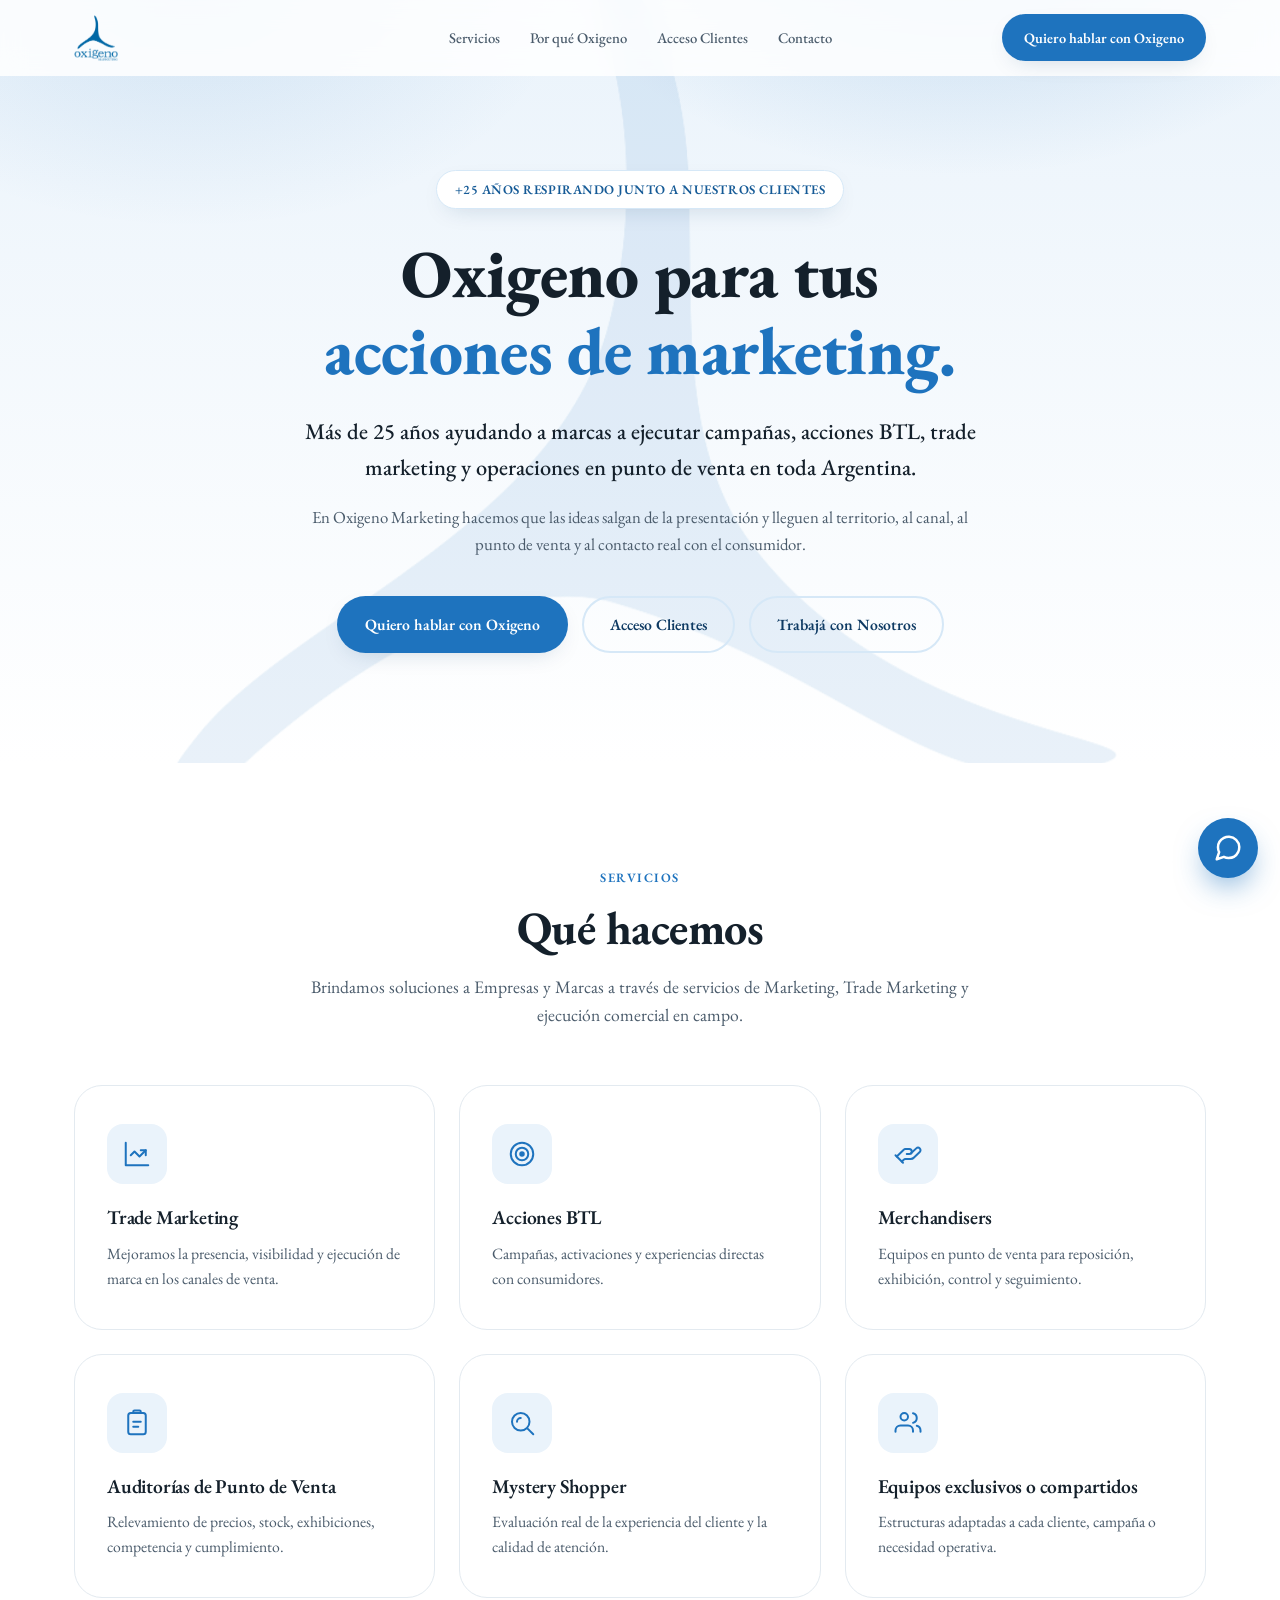
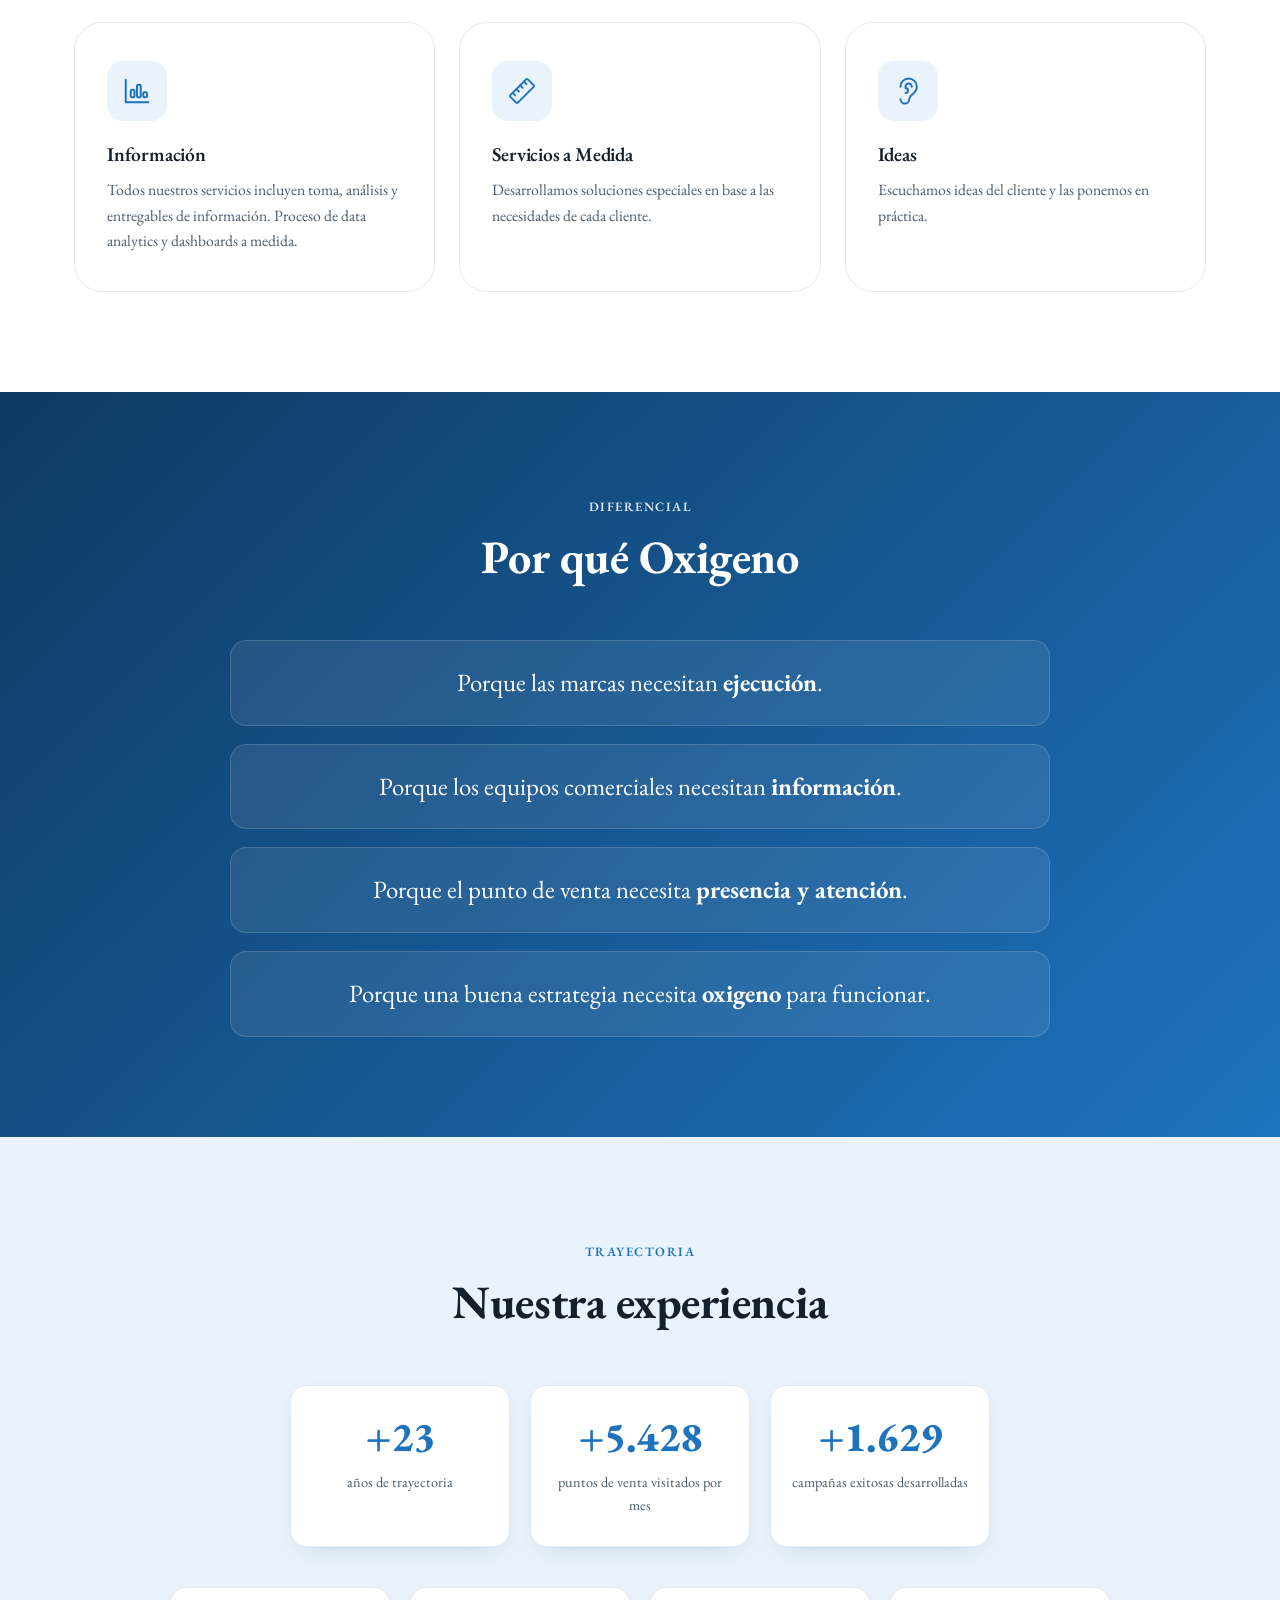
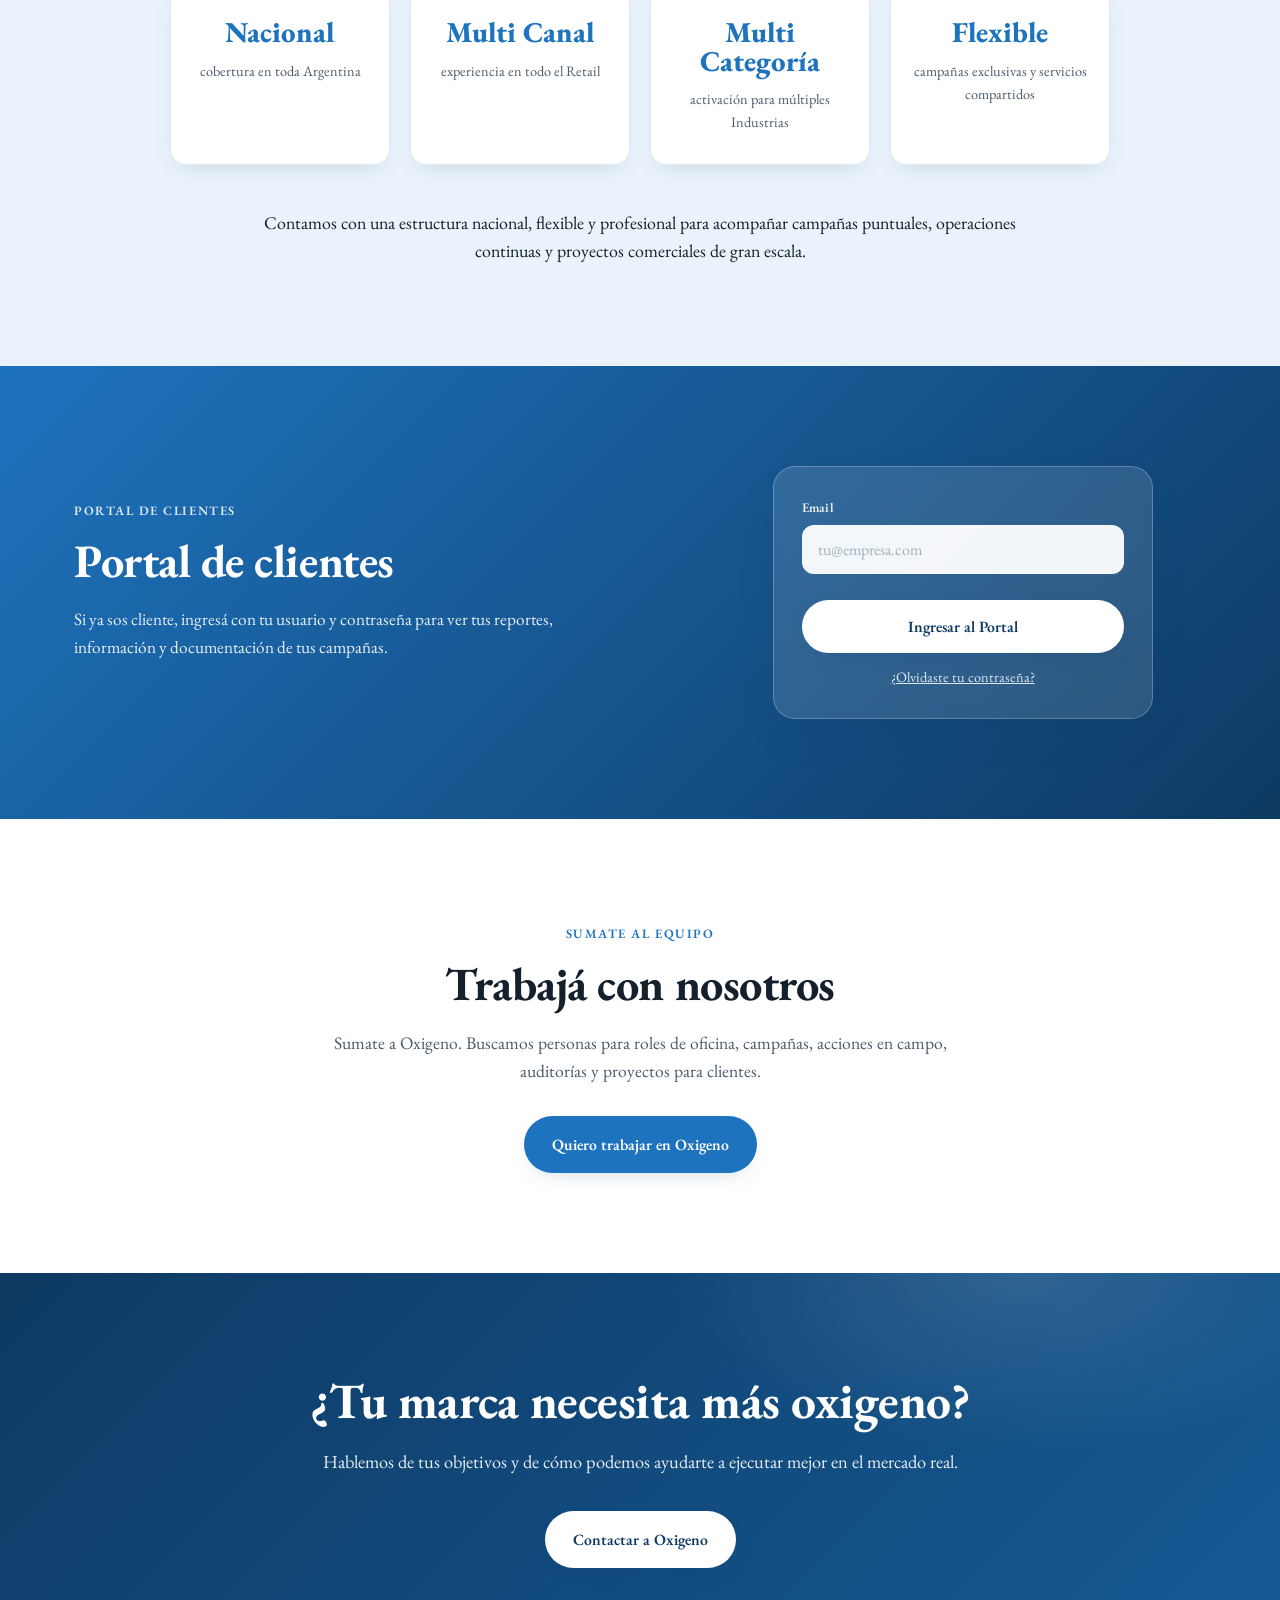
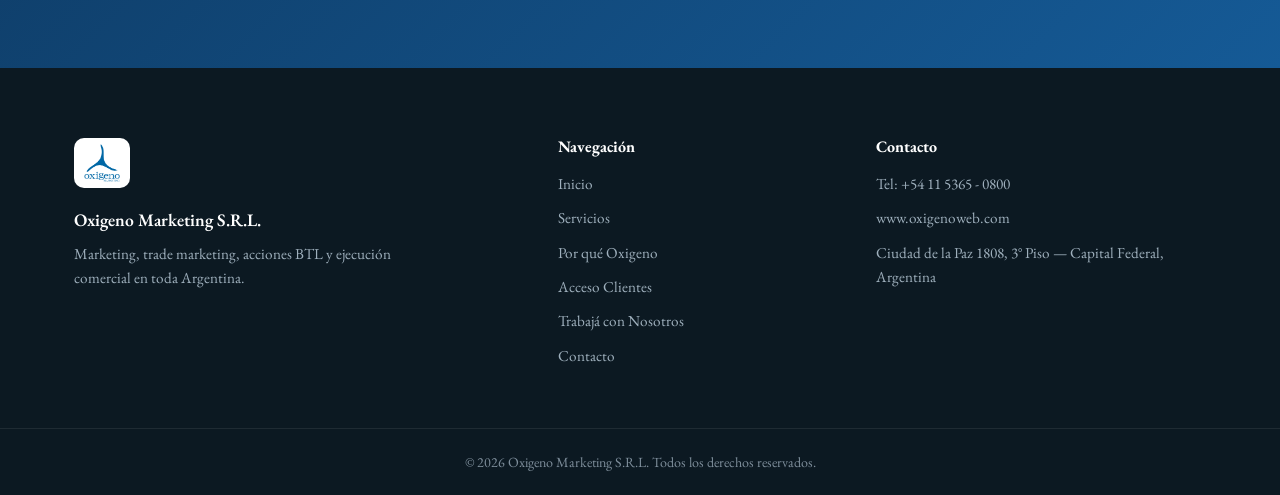
<file: index.html>
<!DOCTYPE html>
<html lang="es-AR">
<head>
<script>(function(){var h=(location.hash||"").toLowerCase();var m=h.match(/^#\/?(elea|bago)\/?$/);if(m)location.replace("/"+m[1]+"/");})();</script>

  <meta charset="UTF-8" />
  <meta name="viewport" content="width=device-width, initial-scale=1.0" />
  <title>Oxigeno Marketing — Ejecución de marketing, trade marketing y BTL en Argentina</title>
  <meta name="description" content="Más de 25 años ayudando a marcas a ejecutar campañas, acciones BTL, trade marketing y operaciones en punto de venta en toda Argentina." />
  <link rel="icon" type="image/png" href="assets/logo.png" />
  <link rel="preconnect" href="https://fonts.googleapis.com" />
  <link rel="preconnect" href="https://fonts.gstatic.com" crossorigin />
  <link href="https://fonts.googleapis.com/css2?family=EB+Garamond:ital,wght@0,400;0,500;0,600;0,700;0,800;1,400;1,500&display=swap" rel="stylesheet" />
  <link rel="stylesheet" href="styles.css?v=3" />
</head>
<body>

  <!-- ============ TOP NAVIGATION ============ -->
  <header class="nav" id="nav">
    <div class="nav__inner">
      <a href="#inicio" class="nav__logo" aria-label="Oxigeno Marketing - Inicio">
        <img src="assets/logo.png" alt="Oxigeno Marketing" />
      </a>

      <nav class="nav__links" id="navLinks" aria-label="Navegación principal">
        <a href="#servicios">Servicios</a>
        <a href="#por-que">Por qué Oxigeno</a>
        <a href="#portal">Acceso Clientes</a>
        <a href="#contacto">Contacto</a>
      </nav>

      <a href="#contacto" class="btn btn--primary nav__cta">Quiero hablar con Oxigeno</a>

      <button class="nav__toggle" id="navToggle" aria-label="Abrir menú" aria-expanded="false">
        <span></span><span></span><span></span>
      </button>
    </div>
  </header>

  <main>

    <!-- ============ 1. HERO ============ -->
    <section class="hero" id="inicio">
      <div class="hero__bg" aria-hidden="true">
        <img class="hero__aspa" src="assets/aspa.png" alt="" aria-hidden="true" />
      </div>
      <div class="hero__inner reveal">
        <span class="hero__eyebrow">+25 años respirando junto a nuestros clientes</span>
        <h1 class="hero__title">Oxigeno para tus<br><span>acciones de marketing.</span></h1>
        <p class="hero__sub">Más de 25 años ayudando a marcas a ejecutar campañas, acciones BTL, trade marketing y operaciones en punto de venta en toda Argentina.</p>
        <p class="hero__text">En Oxigeno Marketing hacemos que las ideas salgan de la presentación y lleguen al territorio, al canal, al punto de venta y al contacto real con el consumidor.</p>
        <div class="hero__buttons">
          <a href="#contacto" class="btn btn--primary">Quiero hablar con Oxigeno</a>
          <a href="#portal" class="btn btn--ghost">Acceso Clientes</a>
          <a href="#trabaja" class="btn btn--ghost">Trabajá con Nosotros</a>
        </div>
      </div>
    </section>

    <!-- ============ 2. SERVICES ============ -->
    <section class="section services" id="servicios">
      <div class="container">
        <div class="section__head reveal">
          <span class="section__kicker">Servicios</span>
          <h2 class="section__title">Qué hacemos</h2>
          <p class="section__lead">Brindamos soluciones a Empresas y Marcas a través de servicios de Marketing, Trade Marketing y ejecución comercial en campo.</p>
        </div>

        <div class="cards">
          <article class="card reveal">
            <div class="card__icon">
              <svg viewBox="0 0 24 24" fill="none" stroke="currentColor" stroke-width="1.6" stroke-linecap="round" stroke-linejoin="round" aria-hidden="true">
                <path d="M3 3v18h18"/><path d="m19 9-5 5-4-4-3 3"/><path d="M15 9h4v4"/>
              </svg>
            </div>
            <h3>Trade Marketing</h3>
            <p>Mejoramos la presencia, visibilidad y ejecución de marca en los canales de venta.</p>
          </article>
          <article class="card reveal">
            <div class="card__icon">
              <svg viewBox="0 0 24 24" fill="none" stroke="currentColor" stroke-width="1.6" stroke-linecap="round" stroke-linejoin="round" aria-hidden="true">
                <circle cx="12" cy="12" r="9"/><circle cx="12" cy="12" r="5"/><circle cx="12" cy="12" r="1.4" fill="currentColor"/>
              </svg>
            </div>
            <h3>Acciones BTL</h3>
            <p>Campañas, activaciones y experiencias directas con consumidores.</p>
          </article>
          <article class="card reveal">
            <div class="card__icon">
              <svg viewBox="0 0 24 24" fill="none" stroke="currentColor" stroke-width="1.6" stroke-linecap="round" stroke-linejoin="round" aria-hidden="true">
                <path d="M11 12h2a2 2 0 0 0 0-4h-3c-.6 0-1.1.2-1.4.6L3 14"/>
                <path d="m7 18 1.6-1.4c.3-.4.8-.6 1.4-.6h4c1.1 0 2.1-.4 2.8-1.2l4.6-4.4a2 2 0 0 0-2.8-2.9l-4.2 3.9"/>
                <path d="m2 13 6 6"/>
              </svg>
            </div>
            <h3>Merchandisers</h3>
            <p>Equipos en punto de venta para reposición, exhibición, control y seguimiento.</p>
          </article>
          <article class="card reveal">
            <div class="card__icon">
              <svg viewBox="0 0 24 24" fill="none" stroke="currentColor" stroke-width="1.6" stroke-linecap="round" stroke-linejoin="round" aria-hidden="true">
                <rect x="5" y="4" width="14" height="17" rx="2"/><path d="M9 4V3a1 1 0 0 1 1-1h4a1 1 0 0 1 1 1v1"/>
                <path d="M9 11h6"/><path d="M9 15h4"/>
              </svg>
            </div>
            <h3>Auditorías de Punto de Venta</h3>
            <p>Relevamiento de precios, stock, exhibiciones, competencia y cumplimiento.</p>
          </article>
          <article class="card reveal">
            <div class="card__icon">
              <svg viewBox="0 0 24 24" fill="none" stroke="currentColor" stroke-width="1.6" stroke-linecap="round" stroke-linejoin="round" aria-hidden="true">
                <circle cx="11" cy="11" r="7"/><path d="m21 21-4.3-4.3"/><path d="M11 8a3 3 0 0 0-3 3"/>
              </svg>
            </div>
            <h3>Mystery Shopper</h3>
            <p>Evaluación real de la experiencia del cliente y la calidad de atención.</p>
          </article>
          <article class="card reveal">
            <div class="card__icon">
              <svg viewBox="0 0 24 24" fill="none" stroke="currentColor" stroke-width="1.6" stroke-linecap="round" stroke-linejoin="round" aria-hidden="true">
                <path d="M16 19v-1a4 4 0 0 0-4-4H6a4 4 0 0 0-4 4v1"/><circle cx="9" cy="7" r="3"/>
                <path d="M22 19v-1a4 4 0 0 0-3-3.87"/><path d="M16 4.13a4 4 0 0 1 0 7.75"/>
              </svg>
            </div>
            <h3>Equipos exclusivos o compartidos</h3>
            <p>Estructuras adaptadas a cada cliente, campaña o necesidad operativa.</p>
          </article>
          <article class="card reveal">
            <div class="card__icon">
              <svg viewBox="0 0 24 24" fill="none" stroke="currentColor" stroke-width="1.6" stroke-linecap="round" stroke-linejoin="round" aria-hidden="true">
                <path d="M3 3v18h18"/><rect x="7" y="11" width="3" height="6" rx="1"/><rect x="12" y="7" width="3" height="10" rx="1"/><rect x="17" y="13" width="3" height="4" rx="1"/>
              </svg>
            </div>
            <h3>Información</h3>
            <p>Todos nuestros servicios incluyen toma, análisis y entregables de información. Proceso de data analytics y dashboards a medida.</p>
          </article>
          <article class="card reveal">
            <div class="card__icon">
              <svg viewBox="0 0 24 24" fill="none" stroke="currentColor" stroke-width="1.6" stroke-linecap="round" stroke-linejoin="round" aria-hidden="true">
                <path d="M21.3 8.7 8.7 21.3a1 1 0 0 1-1.4 0l-4.6-4.6a1 1 0 0 1 0-1.4L15.3 2.7a1 1 0 0 1 1.4 0l4.6 4.6a1 1 0 0 1 0 1.4Z"/>
                <path d="m7.5 10.5 2 2"/><path d="m10.5 7.5 2 2"/><path d="m13.5 4.5 2 2"/><path d="m4.5 13.5 2 2"/>
              </svg>
            </div>
            <h3>Servicios a Medida</h3>
            <p>Desarrollamos soluciones especiales en base a las necesidades de cada cliente.</p>
          </article>
          <article class="card reveal">
            <div class="card__icon">
              <svg viewBox="0 0 24 24" fill="none" stroke="currentColor" stroke-width="1.6" stroke-linecap="round" stroke-linejoin="round" aria-hidden="true">
                <path d="M6 8.5a6.5 6.5 0 1 1 13 0c0 6-6 6-6 10a3.5 3.5 0 1 1-7 0"/>
                <path d="M15 8.5a2.5 2.5 0 0 0-5 0v1a2 2 0 1 1 0 4"/>
              </svg>
            </div>
            <h3>Ideas</h3>
            <p>Escuchamos ideas del cliente y las ponemos en práctica.</p>
          </article>
        </div>
        <div class="cards__dots" id="cardsDots" role="tablist" aria-label="Navegar servicios"></div>
      </div>
    </section>

    <!-- ============ 3. WHY OXÍGENO ============ -->
    <section class="section why" id="por-que">
      <div class="container">
        <div class="section__head reveal">
          <span class="section__kicker section__kicker--light">Diferencial</span>
          <h2 class="section__title">Por qué Oxigeno</h2>
        </div>
        <ul class="why__list">
          <li class="reveal">Porque las marcas necesitan <strong>ejecución</strong>.</li>
          <li class="reveal">Porque los equipos comerciales necesitan <strong>información</strong>.</li>
          <li class="reveal">Porque el punto de venta necesita <strong>presencia y atención</strong>.</li>
          <li class="reveal">Porque una buena estrategia necesita <strong>oxigeno</strong> para funcionar.</li>
        </ul>
      </div>
    </section>

    <!-- ============ 4. EXPERIENCE ============ -->
    <section class="section experience" id="experiencia">
      <div class="container">
        <div class="section__head reveal">
          <span class="section__kicker">Trayectoria</span>
          <h2 class="section__title">Nuestra experiencia</h2>
        </div>

        <div class="stats">
          <div class="stat reveal">
            <span class="stat__num" data-count="25" data-prefix="+">+0</span>
            <span class="stat__label">años de trayectoria</span>
          </div>
          <div class="stat reveal">
            <span class="stat__num" data-count="6000" data-prefix="+">+0</span>
            <span class="stat__label">puntos de venta visitados por mes</span>
          </div>
          <div class="stat reveal">
            <span class="stat__num" data-count="1800" data-prefix="+">+0</span>
            <span class="stat__label">campañas exitosas desarrolladas</span>
          </div>
          <div class="stats__break" aria-hidden="true"></div>
          <div class="stat reveal">
            <span class="stat__num stat__num--text">Nacional</span>
            <span class="stat__label">cobertura en toda Argentina</span>
          </div>
          <div class="stat reveal">
            <span class="stat__num stat__num--text">Multi Canal</span>
            <span class="stat__label">experiencia en todo el Retail</span>
          </div>
          <div class="stat reveal">
            <span class="stat__num stat__num--text">Multi Categoría</span>
            <span class="stat__label">activación para múltiples Industrias</span>
          </div>
          <div class="stat reveal">
            <span class="stat__num stat__num--text">Flexible</span>
            <span class="stat__label">campañas exclusivas y servicios compartidos</span>
          </div>
        </div>

        <p class="experience__text reveal">Contamos con una estructura nacional, flexible y profesional para acompañar campañas puntuales, operaciones continuas y proyectos comerciales de gran escala.</p>
      </div>
    </section>

    <!-- ============ 6. CLIENT PORTAL ============ -->
    <section class="section portal" id="portal">
      <div class="container portal__inner reveal">
        <div class="portal__text">
          <span class="section__kicker section__kicker--light">Portal de clientes</span>
          <h2 class="section__title">Portal de clientes</h2>
          <p>Si ya sos cliente, ingresá con tu usuario y contraseña para ver tus reportes, información y documentación de tus campañas.</p>
        </div>
        <div class="portal__visual">
          <!-- Portal de clientes: app.oxigenoweb.com (Firebase project oxigeno-portal). Only the email travels; the password is typed on the portal itself. -->
          <form class="portal-login" action="https://oxigeno-portal.web.app/login" method="get">
            <label for="portal-user">Email</label>
            <input id="portal-user" name="email" type="email" autocomplete="username" placeholder="tu@empresa.com" />
            <button type="submit" class="btn btn--light portal-login__btn">Ingresar al Portal</button>
            <a class="portal-login__help" href="https://oxigeno-portal.web.app/recuperar">¿Olvidaste tu contraseña?</a>
          </form>
        </div>
      </div>
    </section>

    <!-- ============ 7. WORK WITH US ============ -->
    <section class="section work" id="trabaja">
      <div class="container work__inner reveal">
        <span class="section__kicker">Sumate al equipo</span>
        <h2 class="section__title">Trabajá con nosotros</h2>
        <p>Sumate a Oxigeno. Buscamos personas para roles de oficina, campañas, acciones en campo, auditorías y proyectos para clientes.</p>
        <a href="mailto:Seleccion@oxigenoweb.com?subject=Quiero%20trabajar%20en%20Oxigeno" class="btn btn--primary">Quiero trabajar en Oxigeno</a>
      </div>
    </section>

    <!-- ============ 8. FINAL CTA ============ -->
    <section class="section final-cta" id="contacto">
      <div class="container final-cta__inner reveal">
        <h2>¿Tu marca necesita más oxigeno?</h2>
        <p>Hablemos de tus objetivos y de cómo podemos ayudarte a ejecutar mejor en el mercado real.</p>
        <a href="mailto:oxigeno@oxigenoweb.com?subject=Quiero%20hablar%20con%20Oxigeno&body=Hola%2C%20equipo%20de%20Oxigeno%3A%0D%0A%0D%0AMe%20interesa%20ponerme%20en%20contacto%20con%20ustedes.%20Estos%20son%20mis%20datos%3A%0D%0A%0D%0AMarca%2FEmpresa%3A%20%0D%0ANombre%3A%20%0D%0ACargo%3A%20%0D%0AMotivo%20del%20contacto%3A%20%0D%0A%0D%0A%C2%A1Gracias!" class="btn btn--light">Contactar a Oxigeno</a>
      </div>
    </section>

  </main>

  <!-- ============ FOOTER ============ -->
  <footer class="footer">
    <div class="container footer__inner">
      <div class="footer__brand">
        <img src="assets/logo.png" alt="Oxigeno Marketing" class="footer__logo" />
        <p class="footer__name">Oxigeno Marketing S.R.L.</p>
        <p class="footer__tagline">Marketing, trade marketing, acciones BTL y ejecución comercial en toda Argentina.</p>
      </div>

      <div class="footer__col">
        <h4>Navegación</h4>
        <a href="#inicio">Inicio</a>
        <a href="#servicios">Servicios</a>
        <a href="#por-que">Por qué Oxigeno</a>
        <a href="#portal">Acceso Clientes</a>
        <a href="#trabaja">Trabajá con Nosotros</a>
        <a href="#contacto">Contacto</a>
      </div>

      <div class="footer__col">
        <h4>Contacto</h4>
        <a href="tel:+541153650800">Tel: +54 11 5365 - 0800</a>
        <a href="https://www.oxigenoweb.com" target="_blank" rel="noopener">www.oxigenoweb.com</a>
        <p class="footer__loc">Ciudad de la Paz 1808, 3° Piso — Capital Federal, Argentina</p>
      </div>
    </div>

    <div class="footer__bottom">
      <p>© <span id="year"></span> Oxigeno Marketing S.R.L. Todos los derechos reservados.</p>
    </div>
  </footer>

  <!-- ===== AI chat assistant (Oxi) ===== -->
  <button class="oxi-launcher" id="oxiLauncher" aria-label="Abrir el asistente de Oxígeno" aria-expanded="false">
    <svg class="oxi-launcher__icon oxi-launcher__icon--chat" viewBox="0 0 24 24" fill="none" stroke="currentColor" stroke-width="2" stroke-linecap="round" stroke-linejoin="round" aria-hidden="true">
      <path d="M21 11.5a8.38 8.38 0 0 1-.9 3.8 8.5 8.5 0 0 1-7.6 4.7 8.38 8.38 0 0 1-3.8-.9L3 21l1.9-5.7a8.38 8.38 0 0 1-.9-3.8 8.5 8.5 0 0 1 4.7-7.6 8.38 8.38 0 0 1 3.8-.9h.5a8.48 8.48 0 0 1 8 8v.5z"/>
    </svg>
    <svg class="oxi-launcher__icon oxi-launcher__icon--close" viewBox="0 0 24 24" fill="none" stroke="currentColor" stroke-width="2.2" stroke-linecap="round" stroke-linejoin="round" aria-hidden="true">
      <line x1="18" y1="6" x2="6" y2="18"/><line x1="6" y1="6" x2="18" y2="18"/>
    </svg>
  </button>

  <div class="oxi-panel" id="oxiPanel" role="dialog" aria-label="Asistente virtual de Oxígeno" aria-modal="false" hidden>
    <header class="oxi-panel__head">
      <div class="oxi-panel__brand">
        <span class="oxi-avatar" aria-hidden="true">Oxi</span>
        <div>
          <strong class="oxi-panel__title">Asistente Oxígeno</strong>
          <span class="oxi-panel__status"><i></i> En línea ahora</span>
        </div>
      </div>
      <button class="oxi-panel__min" id="oxiClose" aria-label="Minimizar el asistente">
        <svg viewBox="0 0 24 24" fill="none" stroke="currentColor" stroke-width="2.4" stroke-linecap="round" aria-hidden="true"><line x1="5" y1="12" x2="19" y2="12"/></svg>
      </button>
    </header>

    <div class="oxi-log" id="oxiLog" aria-live="polite"></div>

    <form class="oxi-form" id="oxiForm" autocomplete="off">
      <input class="oxi-input" id="oxiInput" type="text" placeholder="Escribí tu mensaje…" aria-label="Escribí tu mensaje" maxlength="800" required>
      <button class="oxi-send" type="submit" aria-label="Enviar mensaje">
        <svg viewBox="0 0 24 24" fill="none" stroke="currentColor" stroke-width="2" stroke-linecap="round" stroke-linejoin="round" aria-hidden="true"><line x1="22" y1="2" x2="11" y2="13"/><polygon points="22 2 15 22 11 13 2 9 22 2"/></svg>
      </button>
    </form>
    <p class="oxi-foot">Asistente con IA · te conecta con un ejecutivo de Oxígeno</p>
  </div>

  <script src="script.js?v=3"></script>
</body>
</html>
</file>
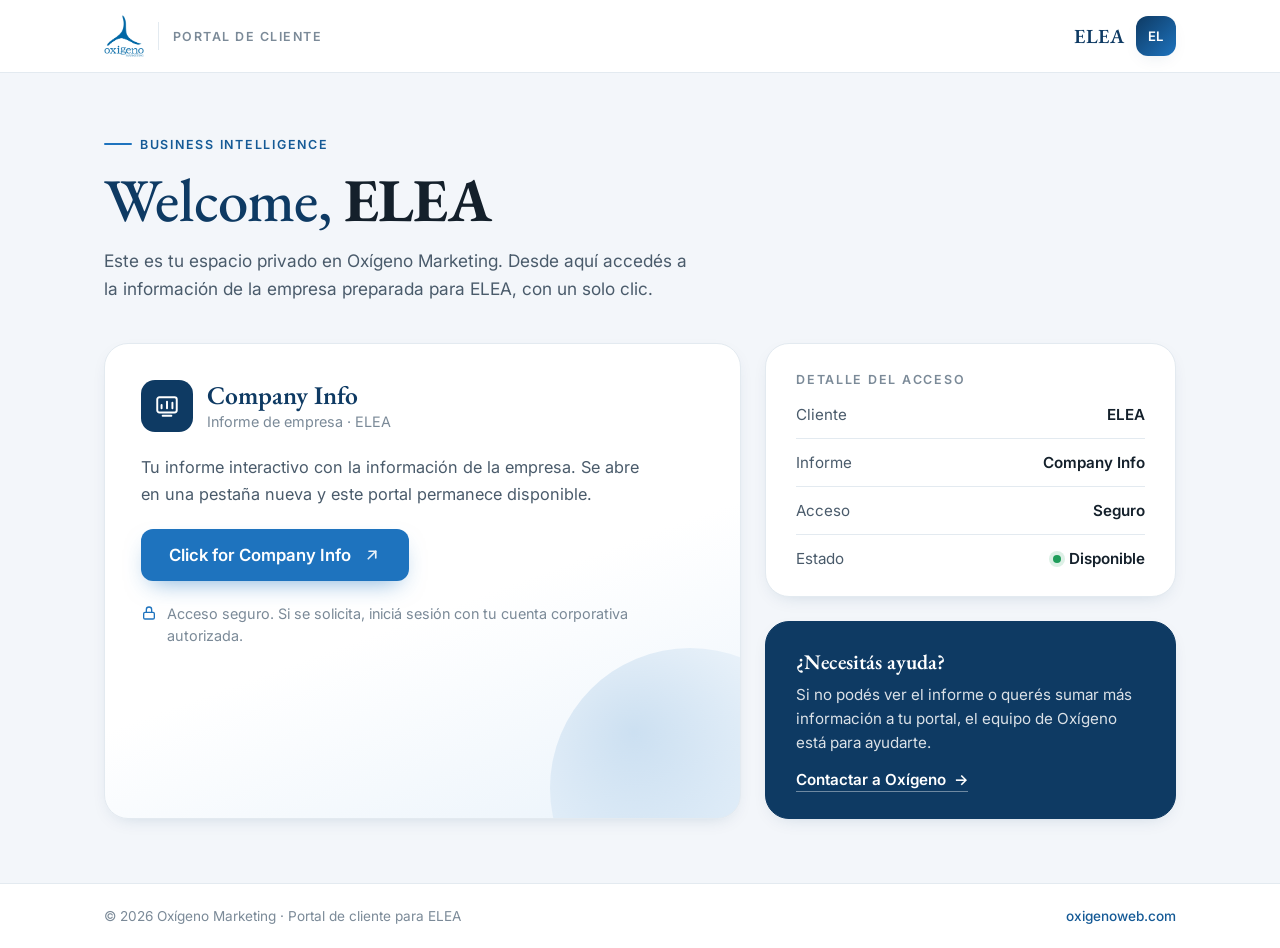
<file: elea/index.html>
<!DOCTYPE html>
<html lang="es-AR">
<head>
  <meta charset="UTF-8" />
  <meta name="viewport" content="width=device-width, initial-scale=1, viewport-fit=cover" />
  <meta name="robots" content="noindex, nofollow" />
  <meta name="theme-color" content="#0e3a63" />
  <title>ELEA · Portal de Cliente · Oxígeno Marketing</title>
  <link rel="icon" type="image/png" href="/assets/logo.png" />
  <link rel="preconnect" href="https://fonts.googleapis.com" />
  <link rel="preconnect" href="https://fonts.gstatic.com" crossorigin />
  <link href="https://fonts.googleapis.com/css2?family=EB+Garamond:ital,wght@0,400;0,500;0,600;0,700;1,400&family=Inter:wght@400;500;600&display=swap" rel="stylesheet" />
  <style>
    :root{
      --blue:#1E73BE;--blue-dark:#155a96;--blue-deep:#0e3a63;--blue-soft:#eaf3fb;--blue-tint:#d6e8f7;
      --ink:#14202b;--ink-soft:#4a5b6b;--ink-mute:#7b8a98;--line:#e3eaf0;--white:#fff;--bg:#f3f6fa;
      --radius:16px;--radius-lg:24px;
      --shadow:0 18px 50px -20px rgba(14,58,99,.28);--shadow-sm:0 6px 20px -10px rgba(14,58,99,.22);
      --serif:'EB Garamond',Georgia,'Times New Roman',serif;--sans:'Inter',-apple-system,BlinkMacSystemFont,'Segoe UI',Roboto,Helvetica,Arial,sans-serif;
    }
    *{margin:0;padding:0;box-sizing:border-box}
    html{-webkit-text-size-adjust:100%}
    body{font-family:var(--sans);color:var(--ink);background:var(--bg);-webkit-font-smoothing:antialiased;min-height:100vh;display:flex;flex-direction:column}
    a{color:inherit}
    .wrap{width:100%;max-width:1120px;margin:0 auto;padding:0 24px}

    /* Header */
    .top{background:var(--white);border-bottom:1px solid var(--line);position:sticky;top:0;z-index:10}
    .top .wrap{height:72px;display:flex;align-items:center;justify-content:space-between;gap:16px}
    .brand{display:flex;align-items:center;gap:14px;text-decoration:none}
    .brand img{height:42px;width:auto;display:block}
    .brand__sep{width:1px;height:28px;background:var(--line)}
    .brand__label{font-size:.78rem;letter-spacing:.12em;text-transform:uppercase;color:var(--ink-mute);font-weight:600}
    .client{display:flex;align-items:center;gap:12px}
    .client__name{font-family:var(--serif);font-size:1.25rem;font-weight:600;color:var(--blue-deep);letter-spacing:.02em}
    .client__badge{width:40px;height:40px;border-radius:12px;background:linear-gradient(135deg,var(--blue-deep),var(--blue));color:#fff;display:grid;place-items:center;font-weight:600;font-size:.82rem;letter-spacing:.06em;box-shadow:var(--shadow-sm)}

    /* Hero */
    .hero{padding-block:56px 28px}
    .hero__eyebrow{display:inline-flex;align-items:center;gap:8px;font-size:.78rem;letter-spacing:.14em;text-transform:uppercase;font-weight:600;color:var(--blue-dark);margin-bottom:16px}
    .hero__eyebrow::before{content:"";width:28px;height:2px;background:var(--blue);border-radius:2px}
    .hero h1{font-family:var(--serif);font-size:clamp(2.4rem,5.2vw,3.8rem);line-height:1.05;letter-spacing:-.01em;font-weight:500;color:var(--blue-deep)}
    .hero h1 strong{font-weight:700;color:var(--ink)}
    .hero p{margin-top:16px;font-size:1.08rem;line-height:1.6;color:var(--ink-soft);max-width:600px}

    /* Dashboard grid */
    .grid{display:grid;grid-template-columns:minmax(0,1.55fr) minmax(0,1fr);gap:24px;padding-block:12px 64px}
    .card{background:var(--white);border:1px solid var(--line);border-radius:var(--radius-lg);box-shadow:var(--shadow-sm)}

    .report{position:relative;overflow:hidden;padding:36px 36px 34px;display:flex;flex-direction:column;gap:22px;background:linear-gradient(160deg,#fff 0%,#fff 55%,var(--blue-soft) 100%)}
    .report::after{content:"";position:absolute;right:-90px;bottom:-110px;width:280px;height:280px;border-radius:50%;background:radial-gradient(circle at 30% 30%,rgba(30,115,190,.18),rgba(30,115,190,0) 70%)}
    .report__head{display:flex;align-items:center;gap:14px}
    .report__icon{width:52px;height:52px;border-radius:14px;background:var(--blue-deep);color:#fff;display:grid;place-items:center;flex:none}
    .report__icon svg{width:26px;height:26px}
    .report__title{font-family:var(--serif);font-size:1.6rem;font-weight:600;color:var(--blue-deep);line-height:1.15}
    .report__sub{font-size:.9rem;color:var(--ink-mute);margin-top:3px}
    .report__text{font-size:1.02rem;line-height:1.65;color:var(--ink-soft);max-width:520px;position:relative}
    .cta{position:relative;align-self:flex-start;display:inline-flex;align-items:center;justify-content:center;gap:12px;background:var(--blue);color:#fff;text-decoration:none;font-weight:600;font-size:1.05rem;padding:16px 28px;border-radius:12px;box-shadow:0 10px 24px -10px rgba(30,115,190,.6);transition:transform .18s ease,background .18s ease,box-shadow .18s ease}
    .cta:hover{background:var(--blue-dark);transform:translateY(-2px);box-shadow:0 16px 30px -12px rgba(30,115,190,.65)}
    .cta:active{transform:translateY(0)}
    .cta:focus-visible{outline:3px solid var(--blue-tint);outline-offset:3px}
    .cta svg{width:18px;height:18px;flex:none;opacity:.9}
    .report__note{position:relative;display:flex;gap:10px;align-items:flex-start;font-size:.9rem;line-height:1.5;color:var(--ink-mute)}
    .report__note svg{width:16px;height:16px;flex:none;margin-top:2px;color:var(--blue)}

    .aside{display:flex;flex-direction:column;gap:24px}
    .info{padding:28px 30px}
    .info h2{font-size:.78rem;letter-spacing:.14em;text-transform:uppercase;color:var(--ink-mute);font-weight:600;margin-bottom:18px}
    .rows{display:grid}
    .row{display:flex;align-items:center;justify-content:space-between;gap:16px;padding:14px 0;border-top:1px solid var(--line)}
    .row:first-child{border-top:0;padding-top:0}
    .row:last-child{padding-bottom:0}
    .row__k{font-size:.95rem;color:var(--ink-soft)}
    .row__v{font-size:.95rem;font-weight:600;color:var(--ink);text-align:right}
    .dot{display:inline-block;width:8px;height:8px;border-radius:50%;background:#1f9d5a;margin-right:8px;vertical-align:middle;box-shadow:0 0 0 4px rgba(31,157,90,.15)}

    .help{padding:26px 30px;background:var(--blue-deep);color:#fff;border-color:var(--blue-deep)}
    .help h2{font-family:var(--serif);font-size:1.3rem;font-weight:600;margin-bottom:8px}
    .help p{font-size:.95rem;line-height:1.6;opacity:.85}
    .help a{display:inline-flex;align-items:center;gap:8px;margin-top:14px;color:#fff;font-weight:600;text-decoration:none;font-size:.95rem;border-bottom:1px solid rgba(255,255,255,.4);padding-bottom:2px}
    .help a:hover{border-color:#fff}

    footer{margin-top:auto;border-top:1px solid var(--line);background:var(--white)}
    footer .wrap{min-height:64px;display:flex;align-items:center;justify-content:space-between;gap:12px;flex-wrap:wrap;font-size:.85rem;color:var(--ink-mute);padding-block:14px}
    footer a{color:var(--blue-dark);text-decoration:none;font-weight:500}

    @media (max-width:860px){
      .grid{grid-template-columns:1fr}
      .hero{padding-block:40px 28px}
    }
    @media (max-width:560px){
      .wrap{padding:0 18px}
      .top .wrap{height:60px}
      .brand img{height:34px}
      .brand__sep,.brand__label{display:none}
      .client__name{font-size:1rem}
      .client__badge{width:34px;height:34px;border-radius:10px;font-size:.74rem}
      .hero{padding-block:30px 22px}
      .hero__eyebrow{margin-bottom:10px}
      .hero h1{font-size:2.3rem}
      .hero p{font-size:1rem;margin-top:12px}
      .grid{gap:16px;padding-block:0 44px}
      .card{border-radius:18px}
      .report{padding:22px 20px 22px;gap:18px}
      .report::after{display:none}
      .report__icon{width:44px;height:44px;border-radius:12px}
      .report__icon svg{width:22px;height:22px}
      .report__title{font-size:1.3rem}
      .report__text{font-size:.98rem}
      .cta{width:100%;align-self:stretch;font-size:1.08rem;padding:17px 20px}
      .info,.help{padding:20px}
      .row{padding:11px 0}
      footer .wrap{justify-content:center;text-align:center;min-height:0;padding-block:16px;font-size:.8rem}
    }
  </style>
</head>
<body>
  <header class="top">
    <div class="wrap">
      <a class="brand" href="https://oxigenoweb.com/" aria-label="Oxígeno Marketing">
        <img src="/assets/logo.png" alt="Oxígeno Marketing" />
        <span class="brand__sep" aria-hidden="true"></span>
        <span class="brand__label">Portal de cliente</span>
      </a>
      <div class="client">
        <span class="client__name">ELEA</span>
        <span class="client__badge" aria-hidden="true">EL</span>
      </div>
    </div>
  </header>

  <main>
    <section class="wrap hero">
      <span class="hero__eyebrow">Business Intelligence</span>
      <h1>Welcome, <strong>ELEA</strong></h1>
      <p>Este es tu espacio privado en Oxígeno Marketing. Desde aquí accedés a la información de la empresa preparada para ELEA, con un solo clic.</p>
    </section>

    <section class="wrap grid" aria-label="Panel de ELEA">
      <article class="card report">
        <div class="report__head">
          <div class="report__icon" aria-hidden="true">
            <svg viewBox="0 0 24 24" fill="none" stroke="currentColor" stroke-width="1.8" stroke-linecap="round" stroke-linejoin="round"><rect x="3" y="4" width="18" height="14" rx="2"/><path d="M7 14v-3"/><path d="M12 14V8"/><path d="M17 14v-5"/><path d="M8 21h8"/></svg>
          </div>
          <div>
            <h2 class="report__title">Company Info</h2>
            <div class="report__sub">Informe de empresa · ELEA</div>
          </div>
        </div>
        <p class="report__text">Tu informe interactivo con la información de la empresa. Se abre en una pestaña nueva y este portal permanece disponible.</p>
        <a id="pbi-link" class="cta" href="https://app.powerbi.com/Redirect?action=OpenReport&amp;appId=fa900765-fc40-4da7-abca-737a84e0b6ab&amp;reportObjectId=873a0767-9896-4b37-97ba-32a67a30922f&amp;ctid=1ff3e32d-6f8b-4514-b4c9-d34cdcb69fff&amp;reportPage=3f1b890b6841db11ebae&amp;pbi_source=appShareLink&amp;portalSessionId=6d059bf7-aab8-4b5e-9ae6-172ac74f7266" target="_blank" rel="noopener noreferrer">
          Click for Company Info
          <svg viewBox="0 0 24 24" fill="none" stroke="currentColor" stroke-width="2.2" stroke-linecap="round" stroke-linejoin="round" aria-hidden="true"><path d="M7 17L17 7"/><path d="M8 7h9v9"/></svg>
        </a>
        <p class="report__note">
          <svg viewBox="0 0 24 24" fill="none" stroke="currentColor" stroke-width="2" stroke-linecap="round" stroke-linejoin="round" aria-hidden="true"><rect x="4" y="11" width="16" height="10" rx="2"/><path d="M8 11V7a4 4 0 0 1 8 0v4"/></svg>
          <span>Acceso seguro. Si se solicita, iniciá sesión con tu cuenta corporativa autorizada.</span>
        </p>
      </article>

      <div class="aside">
        <article class="card info">
          <h2>Detalle del acceso</h2>
          <div class="rows">
            <div class="row"><span class="row__k">Cliente</span><span class="row__v">ELEA</span></div>
            <div class="row"><span class="row__k">Informe</span><span class="row__v">Company Info</span></div>
            <div class="row"><span class="row__k">Acceso</span><span class="row__v">Seguro</span></div>
            <div class="row"><span class="row__k">Estado</span><span class="row__v"><span class="dot" aria-hidden="true"></span>Disponible</span></div>
          </div>
        </article>

        <article class="card help">
          <h2>¿Necesitás ayuda?</h2>
          <p>Si no podés ver el informe o querés sumar más información a tu portal, el equipo de Oxígeno está para ayudarte.</p>
          <a href="https://oxigenoweb.com/#contacto">Contactar a Oxígeno <span aria-hidden="true">→</span></a>
        </article>
      </div>
    </section>
  </main>

  <footer>
    <div class="wrap">
      <span>© <span id="y">2026</span> Oxígeno Marketing · Portal de cliente para ELEA</span>
      <a href="https://oxigenoweb.com/">oxigenoweb.com</a>
    </div>
  </footer>
  <script>document.getElementById('y').textContent=new Date().getFullYear();</script>
</body>
</html>
</file>
<file: styles.css>
/* ============================================================
   OXÍGENO MARKETING — styles
   Brand blue sampled from logo ≈ #1E73BE
   ============================================================ */

:root {
  --blue:        #1E73BE;
  --blue-dark:   #155a96;
  --blue-deep:   #0e3a63;
  --blue-soft:   #eaf3fb;
  --blue-tint:   #d6e8f7;
  --ink:         #14202b;
  --ink-soft:    #4a5b6b;
  --line:        #e3eaf0;
  --white:       #ffffff;
  --bg:          #ffffff;
  --radius:      16px;
  --radius-lg:   28px;
  --shadow:      0 18px 50px -20px rgba(14, 58, 99, .28);
  --shadow-sm:   0 8px 24px -12px rgba(14, 58, 99, .25);
  --maxw:        1180px;
}

* { margin: 0; padding: 0; box-sizing: border-box; }

html { scroll-behavior: smooth; scroll-padding-top: 90px; }
html, body { overflow-x: hidden; }

body {
  font-family: 'EB Garamond', Georgia, serif;
  color: var(--ink);
  background: var(--bg);
  font-size: 1.08rem;
  line-height: 1.6;
  -webkit-font-smoothing: antialiased;
}

h1, h2, h3, h4 { font-family: 'EB Garamond', Georgia, serif; line-height: 1.14; letter-spacing: -.01em; }

a { color: inherit; text-decoration: none; }

img { max-width: 100%; display: block; }

.container { width: 100%; max-width: var(--maxw); margin: 0 auto; padding: 0 24px; }

/* ---------- Buttons ---------- */
.btn {
  display: inline-flex; align-items: center; justify-content: center;
  font-family: 'EB Garamond', Georgia, serif; font-weight: 600; font-size: .98rem;
  padding: 14px 26px; border-radius: 999px; cursor: pointer;
  transition: transform .2s ease, box-shadow .2s ease, background .2s ease, color .2s ease;
  border: 2px solid transparent; white-space: nowrap;
}
.btn:hover { transform: translateY(-2px); }
.btn--primary { background: var(--blue); color: #fff; box-shadow: var(--shadow-sm); }
.btn--primary:hover { background: var(--blue-dark); box-shadow: var(--shadow); }
.btn--ghost { background: transparent; color: var(--blue-deep); border-color: var(--blue-tint); }
.btn--ghost:hover { border-color: var(--blue); background: var(--blue-soft); }
.btn--light { background: #fff; color: var(--blue-deep); box-shadow: var(--shadow-sm); }
.btn--light:hover { background: var(--blue-soft); }

/* ---------- Navigation ---------- */
.nav {
  position: fixed; top: 0; left: 0; right: 0; z-index: 100;
  background: rgba(255,255,255,.85); backdrop-filter: blur(12px);
  border-bottom: 1px solid transparent; transition: box-shadow .3s, border-color .3s, padding .3s;
}
.nav.scrolled { box-shadow: 0 6px 26px -16px rgba(14,58,99,.4); border-color: var(--line); }
.nav__inner {
  max-width: var(--maxw); margin: 0 auto; padding: 14px 24px;
  display: grid; grid-template-columns: 1fr auto 1fr; align-items: center; gap: 20px;
}
.nav__logo { justify-self: start; perspective: 700px; }
.nav__logo img {
  height: 46px; width: auto;
  transition: height .3s, transform .7s cubic-bezier(.34,1.56,.64,1), filter .4s;
  animation: logo3d 6s ease-in-out infinite;
  transform-style: preserve-3d; will-change: transform;
}
.nav.scrolled .nav__logo img { height: 40px; }
.nav__logo:hover img {
  animation-play-state: paused;
  transform: rotateY(360deg) translateZ(26px) scale(1.16);
  filter: drop-shadow(0 16px 26px rgba(30,115,190,.55));
}

@keyframes logo3d {
  0%, 100% {
    transform: rotateY(0deg) rotateX(0deg) translateZ(0);
    filter: drop-shadow(0 6px 10px rgba(30,115,190,.22));
  }
  25% {
    transform: rotateY(22deg) rotateX(7deg) translateZ(16px);
    filter: drop-shadow(-10px 13px 18px rgba(30,115,190,.42));
  }
  50% {
    transform: rotateY(0deg) rotateX(0deg) translateZ(0);
    filter: drop-shadow(0 6px 10px rgba(30,115,190,.22));
  }
  75% {
    transform: rotateY(-22deg) rotateX(7deg) translateZ(16px);
    filter: drop-shadow(10px 13px 18px rgba(30,115,190,.42));
  }
}

.nav__links { display: flex; align-items: center; gap: 30px; justify-self: center; }
.nav__links a:not(.btn) {
  font-size: .92rem; font-weight: 500; color: var(--ink-soft); position: relative;
  transition: color .2s;
}
.nav__links a:not(.btn):hover { color: var(--blue); }
.nav__links a:not(.btn)::after {
  content: ''; position: absolute; left: 0; bottom: -6px; height: 2px; width: 0;
  background: var(--blue); transition: width .25s;
}
.nav__links a:not(.btn):hover::after { width: 100%; }
.nav__cta { padding: 10px 20px; font-size: .9rem; justify-self: end; }

.nav__toggle { display: none; flex-direction: column; gap: 5px; background: none; border: 0; cursor: pointer; padding: 6px; }
.nav__toggle span { width: 26px; height: 2.5px; background: var(--ink); border-radius: 2px; transition: .3s; }
.nav__toggle.open span:nth-child(1) { transform: translateY(7.5px) rotate(45deg); }
.nav__toggle.open span:nth-child(2) { opacity: 0; }
.nav__toggle.open span:nth-child(3) { transform: translateY(-7.5px) rotate(-45deg); }

/* ---------- Hero ---------- */
.hero {
  position: relative; overflow: hidden;
  padding: 170px 0 110px; text-align: center;
  background: linear-gradient(180deg, var(--blue-soft) 0%, #ffffff 100%);
}
.hero__bg {
  position: absolute; inset: 0; z-index: 0; pointer-events: none; overflow: hidden;
  background:
    radial-gradient(700px 420px at 75% -10%, rgba(30,115,190,.20), transparent 60%),
    radial-gradient(620px 380px at 15% 0%, rgba(30,115,190,.12), transparent 60%);
}
/* Real logo "aspa" (3-blade propeller) as a rotating watermark behind the hero */
.hero__aspa {
  position: absolute; top: 50%; left: 50%;
  width: min(118vh, 980px); height: auto;
  opacity: .1; user-select: none;
  transform: translate(-50%, -50%) rotate(0deg);
  transform-origin: center; will-change: transform;
  animation: aspaSpin 42s linear infinite;
}
@keyframes aspaSpin {
  from { transform: translate(-50%, -50%) rotate(0deg); }
  to   { transform: translate(-50%, -50%) rotate(360deg); }
}
.hero__inner { position: relative; z-index: 1; max-width: 860px; margin: 0 auto; padding: 0 24px; }
.hero__eyebrow {
  display: inline-block; font-family: 'EB Garamond', Georgia, serif; font-weight: 600;
  font-size: .82rem; letter-spacing: .04em; text-transform: uppercase;
  color: var(--blue-dark); background: #fff; border: 1px solid var(--blue-tint);
  padding: 8px 18px; border-radius: 999px; margin-bottom: 26px; box-shadow: var(--shadow-sm);
}
.hero__title { font-size: clamp(2.3rem, 6vw, 4.2rem); font-weight: 800; color: var(--ink); }
.hero__title span { color: var(--blue); }
.hero__sub {
  font-family: 'EB Garamond', Georgia, serif; font-weight: 500;
  font-size: clamp(1.05rem, 2.2vw, 1.4rem); color: var(--ink); margin: 26px auto 0; max-width: 720px;
}
.hero__text { font-size: 1.05rem; color: var(--ink-soft); margin: 18px auto 0; max-width: 680px; }
.hero__buttons { display: flex; flex-wrap: wrap; gap: 14px; justify-content: center; margin-top: 38px; }

/* ---------- Generic section ---------- */
.section { padding: 100px 0; }
.section__head { max-width: 720px; margin: 0 auto 56px; text-align: center; }
.section__kicker {
  display: inline-block; font-family: 'EB Garamond', Georgia, serif; font-weight: 600;
  font-size: .8rem; letter-spacing: .12em; text-transform: uppercase; color: var(--blue);
  margin-bottom: 14px;
}
.section__kicker--light { color: rgba(255,255,255,.85); }
.section__title { font-size: clamp(1.9rem, 4vw, 2.9rem); font-weight: 700; }
.section__lead { font-size: 1.1rem; color: var(--ink-soft); margin-top: 18px; }

/* ---------- Services ---------- */
.services { background: #fff; }
.cards { display: grid; grid-template-columns: repeat(3, 1fr); gap: 24px; }
.card {
  background: #fff; border: 1px solid var(--line); border-radius: var(--radius-lg);
  padding: 38px 32px; transition: transform .25s, box-shadow .25s, border-color .25s;
}
.card:hover { transform: translateY(-6px); box-shadow: var(--shadow); border-color: var(--blue-tint); }
.card__icon {
  width: 60px; height: 60px; display: grid; place-items: center;
  background: var(--blue-soft); border-radius: 16px; margin-bottom: 22px; color: var(--blue);
}
.card__icon svg { width: 30px; height: 30px; }
.card:hover .card__icon { background: var(--blue); color: #fff; }
.card h3 { font-size: 1.22rem; font-weight: 600; margin-bottom: 12px; }
.card p { color: var(--ink-soft); font-size: .98rem; }

/* Carousel pagination dots (mobile only) */
.cards__dots { display: none; justify-content: center; align-items: center; gap: 9px; margin-top: 22px; }
.cards__dot {
  width: 8px; height: 8px; padding: 0; border: 0; border-radius: 999px; cursor: pointer;
  background: var(--blue-tint); transition: width .3s ease, background .3s ease;
}
.cards__dot.active { width: 26px; background: var(--blue); }

/* ---------- Why ---------- */
.why {
  background: linear-gradient(135deg, var(--blue-deep) 0%, var(--blue) 100%);
  color: #fff;
}
.why .section__title { color: #fff; }
.why__list { max-width: 820px; margin: 0 auto; list-style: none; display: grid; gap: 18px; }
.why__list li {
  font-family: 'EB Garamond', Georgia, serif; font-weight: 400;
  font-size: clamp(1.1rem, 2.4vw, 1.55rem); text-align: center;
  padding: 22px 28px; background: rgba(255,255,255,.08);
  border: 1px solid rgba(255,255,255,.14); border-radius: var(--radius);
}
.why__list li strong { font-weight: 700; }

/* ---------- Experience ---------- */
.experience { background: var(--blue-soft); }
.stats {
  display: flex; flex-wrap: wrap; justify-content: center; gap: 20px; margin-bottom: 44px;
}
/* Forces the row break: first 3 boxes (25 / 6.000 / 800) on top, the other 4 below */
.stats__break { flex-basis: 100%; height: 0; margin: 0; padding: 0; border: 0; }
.stat {
  flex: 1 1 158px; max-width: 220px;
  background: #fff; border-radius: var(--radius); padding: 30px 18px; text-align: center;
  box-shadow: var(--shadow-sm); border: 1px solid var(--line);
}
.stat__num {
  display: block; font-family: 'EB Garamond', Georgia, serif; font-weight: 800;
  font-size: clamp(1.8rem, 3.5vw, 2.6rem); color: var(--blue); line-height: 1;
}
.stat__num--text { font-size: clamp(1.3rem, 2.6vw, 1.8rem); }
.stat__label { display: block; margin-top: 12px; font-size: .9rem; color: var(--ink-soft); }
.experience__text {
  max-width: 760px; margin: 0 auto; text-align: center; font-size: 1.12rem; color: var(--ink);
}

/* ---------- Clients ---------- */
.clients { background: #fff; }
.logo-grid {
  display: grid; grid-template-columns: repeat(5, 1fr); gap: 18px;
}
.logo-grid__item {
  height: 96px; display: grid; place-items: center;
  background: #fafcfe; border: 1px dashed var(--blue-tint); border-radius: 14px;
  color: var(--blue-tint); font-family: 'EB Garamond', Georgia, serif; font-weight: 600; letter-spacing: .1em;
  transition: border-color .2s, color .2s, background .2s;
}
.logo-grid__item:hover { border-color: var(--blue); color: var(--blue); background: var(--blue-soft); }

/* ---------- Portal ---------- */
.portal {
  background: linear-gradient(135deg, var(--blue) 0%, var(--blue-deep) 100%);
  color: #fff;
}
.portal__inner { display: grid; grid-template-columns: 1.1fr .9fr; align-items: center; gap: 50px; }
.portal__text .section__title { color: #fff; margin-bottom: 18px; }
.portal__text p { color: rgba(255,255,255,.9); font-size: 1.08rem; margin-bottom: 28px; max-width: 480px; }
.portal__visual { display: grid; place-items: center; }
.portal__card {
  width: 100%; max-width: 360px; aspect-ratio: 4/3; border-radius: 22px;
  background: rgba(255,255,255,.1); border: 1px solid rgba(255,255,255,.2);
  backdrop-filter: blur(6px); padding: 28px; display: flex; flex-direction: column; gap: 16px; justify-content: center;
  box-shadow: var(--shadow);
}
.portal__card span { height: 16px; border-radius: 8px; background: rgba(255,255,255,.35); }
.portal__card span:nth-child(1) { width: 70%; }
.portal__card span:nth-child(2) { width: 100%; }
.portal__card span:nth-child(3) { width: 45%; background: rgba(255,255,255,.6); }

/* Client login form */
.portal-login {
  width: 100%; max-width: 380px; border-radius: 22px;
  background: rgba(255,255,255,.12); border: 1px solid rgba(255,255,255,.24);
  backdrop-filter: blur(8px); padding: 30px 28px; box-shadow: var(--shadow);
}
.portal-login label {
  display: block; font-size: .82rem; font-weight: 600; letter-spacing: .02em;
  color: rgba(255,255,255,.9); margin: 0 0 7px;
}
.portal-login label + input { margin-bottom: 18px; }
.portal-login input {
  width: 100%; border: 1px solid rgba(255,255,255,.3); border-radius: 12px;
  background: rgba(255,255,255,.95); color: var(--ink);
  padding: 13px 15px; font-family: inherit; font-size: 1rem; outline: none;
  transition: border-color .2s, box-shadow .2s;
}
.portal-login input::placeholder { color: #9fb0bd; }
.portal-login input:focus { border-color: #fff; box-shadow: 0 0 0 3px rgba(255,255,255,.25); }
.portal-login__btn { width: 100%; margin-top: 8px; }

/* ---------- Work with us ---------- */
.work { background: #fff; text-align: center; }
.work__inner { max-width: 720px; margin: 0 auto; }
.work__inner .section__title { margin-bottom: 18px; }
.work__inner p { color: var(--ink-soft); font-size: 1.1rem; margin-bottom: 30px; }

/* ---------- Final CTA ---------- */
.final-cta {
  background:
    radial-gradient(600px 300px at 80% 0%, rgba(255,255,255,.12), transparent 60%),
    linear-gradient(135deg, var(--blue-deep) 0%, var(--blue-dark) 100%);
  color: #fff; text-align: center;
}
.final-cta__inner { max-width: 720px; margin: 0 auto; }
.final-cta h2 { font-size: clamp(2rem, 4.5vw, 3.1rem); font-weight: 700; margin-bottom: 18px; }
.final-cta p { font-size: 1.15rem; color: rgba(255,255,255,.9); margin-bottom: 34px; }

/* ---------- Footer ---------- */
.footer { background: #0c1922; color: #c3cfd9; padding: 70px 0 0; }
.footer__inner {
  display: grid; grid-template-columns: 1.6fr 1fr 1.2fr; gap: 44px; padding-bottom: 50px;
}
.footer__logo { height: 50px; width: auto; background: #fff; padding: 6px 10px; border-radius: 10px; margin-bottom: 18px; }
.footer__name { font-family: 'EB Garamond', Georgia, serif; font-weight: 600; color: #fff; font-size: 1.1rem; }
.footer__tagline { font-size: .95rem; margin-top: 8px; max-width: 320px; color: #9fb0bd; }
.footer__address { font-style: normal; font-size: .95rem; line-height: 1.7; margin-top: 16px; color: #9fb0bd; }
.footer__address a { color: #9fb0bd; transition: color .2s; }
.footer__address a:hover { color: var(--blue); }
.footer__col h4 { font-family: 'EB Garamond', Georgia, serif; color: #fff; font-size: 1rem; margin-bottom: 16px; }
.footer__col a, .footer__col p { display: block; color: #9fb0bd; font-size: .95rem; margin-bottom: 10px; transition: color .2s; }
.footer__col a:hover { color: var(--blue); }
.footer__loc { color: #9fb0bd; }
.footer__bottom {
  border-top: 1px solid rgba(255,255,255,.08); padding: 22px 0; text-align: center;
}
.footer__bottom p { font-size: .88rem; color: #7e8e9b; }

/* ---------- AI chat assistant (Oxi) ---------- */
.oxi-launcher {
  position: fixed; right: 22px; bottom: 22px; z-index: 300;
  width: 60px; height: 60px; border-radius: 50%; border: 0; cursor: pointer;
  display: grid; place-items: center;
  background: var(--blue); color: #fff;
  box-shadow: 0 14px 30px -8px rgba(30,115,190,.6);
  transition: transform .2s ease, box-shadow .2s ease, background .2s ease;
  animation: oxiPulse 2.8s ease-in-out infinite;
}
.oxi-launcher:hover { transform: translateY(-3px) scale(1.06); background: var(--blue-dark); box-shadow: 0 18px 36px -8px rgba(30,115,190,.75); }
.oxi-launcher__icon { width: 30px; height: 30px; transition: opacity .18s ease, transform .18s ease; }
.oxi-launcher__icon--close { position: absolute; opacity: 0; transform: rotate(-45deg) scale(.6); }
.oxi-launcher.is-open { animation: none; }
.oxi-launcher.is-open .oxi-launcher__icon--chat { opacity: 0; transform: rotate(45deg) scale(.6); }
.oxi-launcher.is-open .oxi-launcher__icon--close { opacity: 1; transform: rotate(0) scale(1); }
@keyframes oxiPulse {
  0%, 100% { box-shadow: 0 14px 30px -8px rgba(30,115,190,.5); }
  50%      { box-shadow: 0 14px 34px -6px rgba(30,115,190,.9); }
}

.oxi-panel {
  position: fixed; right: 22px; bottom: 94px; z-index: 300;
  width: 380px; max-width: calc(100vw - 32px); height: 560px; max-height: calc(100vh - 130px);
  display: flex; flex-direction: column; overflow: hidden;
  background: #fff; border: 1px solid var(--line); border-radius: 22px;
  box-shadow: 0 28px 70px -24px rgba(14,58,99,.55);
  transform-origin: bottom right;
  animation: oxiOpen .22s cubic-bezier(.2,.9,.3,1.1);
}
.oxi-panel[hidden] { display: none; }
@keyframes oxiOpen { from { opacity: 0; transform: translateY(14px) scale(.96); } to { opacity: 1; transform: none; } }

.oxi-panel__head {
  display: flex; align-items: center; justify-content: space-between; gap: 12px;
  padding: 14px 16px; color: #fff;
  background: linear-gradient(135deg, var(--blue) 0%, var(--blue-deep) 100%);
}
.oxi-panel__brand { display: flex; align-items: center; gap: 12px; }
.oxi-avatar {
  width: 42px; height: 42px; border-radius: 50%; flex: none;
  display: grid; place-items: center; font-weight: 800; font-size: .95rem; letter-spacing: .3px;
  background: rgba(255,255,255,.18); border: 1px solid rgba(255,255,255,.35);
  font-family: 'EB Garamond', Georgia, serif;
}
.oxi-panel__title { display: block; font-size: 1rem; line-height: 1.2; }
.oxi-panel__status { display: flex; align-items: center; gap: 6px; font-size: .78rem; opacity: .9; margin-top: 2px; }
.oxi-panel__status i { width: 8px; height: 8px; border-radius: 50%; background: #34d27b; box-shadow: 0 0 0 3px rgba(52,210,123,.3); }
.oxi-panel__min { background: rgba(255,255,255,.14); border: 0; color: #fff; width: 34px; height: 34px; border-radius: 10px; cursor: pointer; display: grid; place-items: center; transition: background .2s ease; }
.oxi-panel__min:hover { background: rgba(255,255,255,.28); }
.oxi-panel__min svg { width: 20px; height: 20px; }

.oxi-log { flex: 1; overflow-y: auto; padding: 18px 16px; display: flex; flex-direction: column; gap: 12px; background: var(--blue-soft); }
.oxi-msg { max-width: 84%; padding: 11px 14px; border-radius: 16px; font-size: .92rem; line-height: 1.45; white-space: pre-wrap; word-wrap: break-word; }
.oxi-msg--bot { align-self: flex-start; background: #fff; color: var(--ink); border: 1px solid var(--line); border-bottom-left-radius: 5px; }
.oxi-msg--user { align-self: flex-end; background: var(--blue); color: #fff; border-bottom-right-radius: 5px; }
.oxi-typing { align-self: flex-start; display: inline-flex; gap: 4px; padding: 13px 15px; background: #fff; border: 1px solid var(--line); border-radius: 16px; border-bottom-left-radius: 5px; }
.oxi-typing span { width: 7px; height: 7px; border-radius: 50%; background: var(--blue); opacity: .4; animation: oxiBlink 1.2s infinite; }
.oxi-typing span:nth-child(2) { animation-delay: .2s; }
.oxi-typing span:nth-child(3) { animation-delay: .4s; }
@keyframes oxiBlink { 0%, 60%, 100% { opacity: .3; transform: translateY(0); } 30% { opacity: 1; transform: translateY(-3px); } }

.oxi-form { display: flex; align-items: center; gap: 8px; padding: 12px; border-top: 1px solid var(--line); background: #fff; }
.oxi-input { flex: 1; border: 1px solid var(--line); background: #f6f9fc; border-radius: 24px; padding: 12px 16px; font: inherit; font-size: .92rem; color: var(--ink); outline: none; transition: border .2s ease, background .2s ease; }
.oxi-input:focus { border-color: var(--blue); background: #fff; }
.oxi-send { flex: none; width: 44px; height: 44px; border-radius: 50%; border: 0; cursor: pointer; background: var(--blue); color: #fff; display: grid; place-items: center; transition: background .2s ease, transform .15s ease; }
.oxi-send:hover { background: var(--blue-dark); transform: scale(1.06); }
.oxi-send:disabled { opacity: .5; cursor: not-allowed; transform: none; }
.oxi-send svg { width: 20px; height: 20px; }
.oxi-foot { margin: 0; padding: 0 12px 10px; text-align: center; font-size: .7rem; color: var(--ink-soft); background: #fff; }

@media (max-width: 560px) {
  .oxi-launcher { right: 16px; bottom: 16px; width: 54px; height: 54px; }
  .oxi-panel { right: 12px; left: 12px; bottom: 80px; width: auto; max-width: none; height: 70vh; }
}

/* ---------- Scroll reveal ---------- */
.reveal { opacity: 0; transform: translateY(28px); transition: opacity .7s ease, transform .7s ease; }
.reveal.in { opacity: 1; transform: none; }

/* ---------- Responsive ---------- */
@media (max-width: 1024px) {
  .cards { grid-template-columns: repeat(2, 1fr); }
  .stats { grid-template-columns: repeat(3, 1fr); }
  .logo-grid { grid-template-columns: repeat(4, 1fr); }
}

@media (max-width: 860px) {
  .nav__inner { display: flex; justify-content: space-between; }
  .nav__cta { display: none; }
  .nav__toggle { display: flex; }
  .nav__links {
    position: fixed; top: 72px; right: 0; left: 0;
    flex-direction: column; align-items: stretch; gap: 4px;
    background: #fff; padding: 18px 24px 28px; border-bottom: 1px solid var(--line);
    box-shadow: 0 20px 40px -20px rgba(14,58,99,.35);
    transform: translateY(-130%); transition: transform .35s ease; max-height: calc(100vh - 72px); overflow-y: auto;
  }
  .nav__links.open { transform: translateY(0); }
  .nav__links a:not(.btn) { padding: 12px 4px; border-bottom: 1px solid var(--line); }
  .nav__links a:not(.btn)::after { display: none; }
  .nav__cta { margin-top: 12px; }
  .portal__inner { grid-template-columns: 1fr; text-align: center; }
  .portal__text p { margin-inline: auto; }
  .portal__visual { order: -1; }
  .footer__inner { grid-template-columns: 1fr; gap: 32px; }
}

@media (max-width: 560px) {
  .section { padding: 56px 0; }
  .section__head { margin-bottom: 36px; }
  .hero { padding: 118px 0 64px; }
  .hero__title { font-size: clamp(2rem, 8.5vw, 2.7rem); }
  .hero__sub { font-size: 1.08rem; }
  .hero__eyebrow {
    margin-bottom: 18px; white-space: normal; max-width: 100%;
    font-size: .72rem; padding: 8px 14px; line-height: 1.4; letter-spacing: .03em;
  }
  .hero__sub { margin-top: 18px; }
  .hero__text { margin-top: 14px; }
  .hero__buttons { flex-direction: column; margin-top: 28px; }
  /* Services become a swipeable carousel on mobile */
  .cards {
    display: flex; grid-template-columns: none; gap: 14px;
    overflow-x: auto; scroll-snap-type: x mandatory; scroll-behavior: smooth;
    padding: 8px 24px 22px; margin: 0 -24px;
    -webkit-overflow-scrolling: touch; scrollbar-width: none;
  }
  .cards::-webkit-scrollbar { display: none; }
  .card {
    flex: 0 0 80%; scroll-snap-align: center; padding: 30px 26px;
    transition: transform .25s, box-shadow .45s, border-color .45s;
  }
  .card:hover { transform: none; }
  .cards .card.is-active { box-shadow: var(--shadow); border-color: var(--blue-tint); }
  .cards__dots { display: flex; }
  .stats { grid-template-columns: repeat(2, 1fr); gap: 14px; margin-bottom: 32px; }
  .stat { padding: 22px 14px; }
  .why__list { gap: 12px; }
  .why__list li { padding: 18px 22px; }
  .logo-grid { grid-template-columns: repeat(2, 1fr); gap: 12px; }
  .logo-grid__item { height: 76px; }
  .btn { width: 100%; }
  .footer { padding: 52px 0 0; }
  .footer__inner { padding-bottom: 38px; }
}

@media (max-width: 400px) {
  .section { padding: 48px 0; }
  .hero { padding: 104px 0 54px; }
}

@media (prefers-reduced-motion: reduce) {
  * { scroll-behavior: auto !important; }
  .reveal { opacity: 1; transform: none; transition: none; }
  .btn:hover, .card:hover { transform: none; }
  .nav__logo img { animation: none; }
  .nav__logo:hover img { transform: none; }
  .hero__aspa { animation: none; }
  .wa-float { animation: none; }
}

/* Portal link to the client portal (2026-10-13) */
.portal-login__help{display:block;margin-top:.75rem;font-size:.9rem;color:#fff;opacity:.85;text-decoration:underline;text-align:center}
.portal-login__help:hover{opacity:1}
</file>
